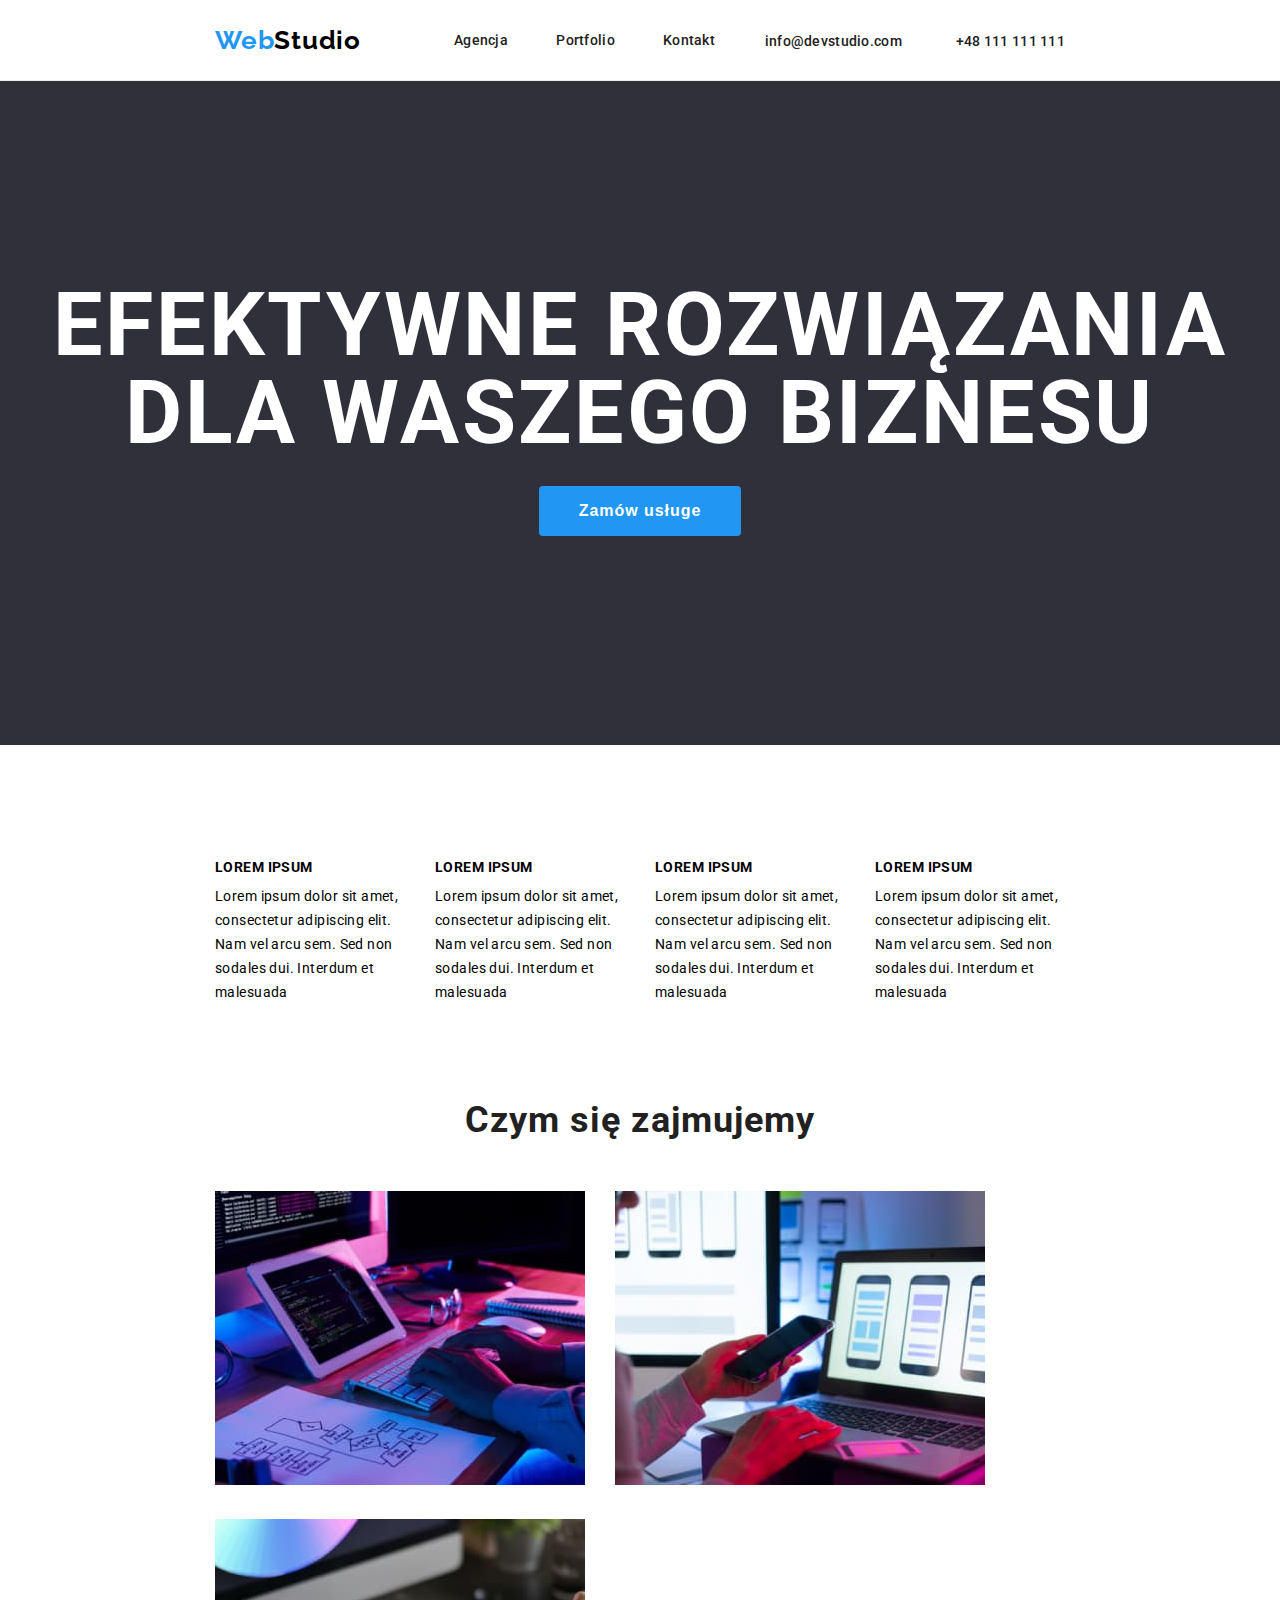
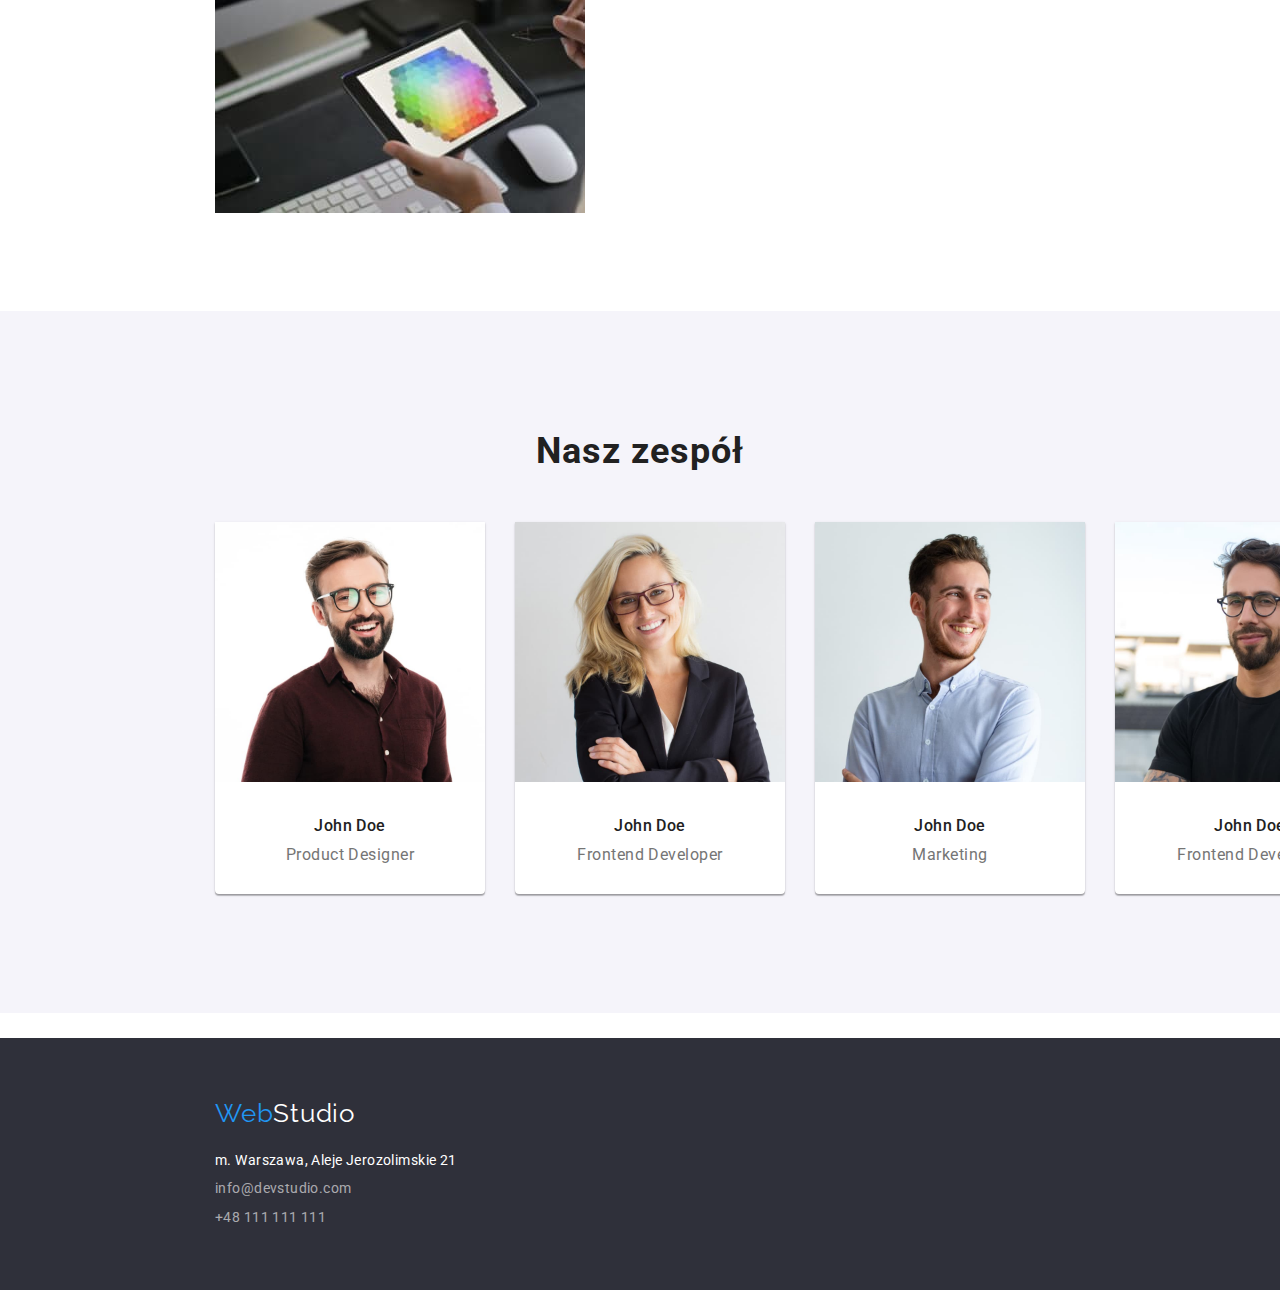
<file: index.html>
<!DOCTYPE html>
<html lang="pl">
  <head>
    <meta charset="UTF-8" />
    <meta http-equiv="X-UA-Compatible" content="IE=edge" />
    <meta name="viewport" content="width=device-width, initial-scale=1.0" />
    <title>WebStudio</title>
    <link rel="preconnect" href="https://fonts.googleapis.com" />
    <link rel="preconnect" href="https://fonts.gstatic.com" crossorigin />
    <link
      href="https://fonts.googleapis.com/css2?family=Montserrat:ital,wght@0,700;1,400&family=Raleway:wght@700&family=Roboto:wght@400;500;700;900&display=swap"
      rel="stylesheet"
    />
    <link
      rel="stylesheet"
      href="https://cdnjs.cloudflare.com/ajax/libs/modern-normalize/1.1.0/modern-normalize.min.css"
      integrity="sha512-wpPYUAdjBVSE4KJnH1VR1HeZfpl1ub8YT/NKx4PuQ5NmX2tKuGu6U/JRp5y+Y8XG2tV+wKQpNHVUX03MfMFn9Q=="
      crossorigin="anonymous"
      referrerpolicy="no-referrer"
    />
    <link rel="stylesheet" href="css/style.css" />
  </head>
  <body>
    <nav class="top-background">
      <section class="wrapper site-bar">
        <div class="site-nav">
          <h2 class="logo"><span class="blue">Web</span>Studio</h2>
          <div class="nav-main">
            <a class="header-nav" href="index.html">Agencja</a>
            <a class="header-nav" href="portfolio.html">Portfolio</a>
            <a class="header-nav" href="portfolio.html">Kontakt</a>
          </div>
        </div>
        <div>
          <a class="header-nav" href="mailto:info@devstudio.com">info@devstudio.com</a>
          <a class="header-nav gap-between" href="tel:+48111111111">+48 111 111 111</a>
        </div>
      </section>
    </nav>
    <main>
      <section class="billboard">
        <div>
          <h1>EFEKTYWNE ROZWIĄZANIA<br />DLA WASZEGO BIZNESU</h1>
          <button class="order-service" type="button">Zamów usługe</button>
        </div>
      </section>
      <article class="wrapper space">
        <ul class="article-flex">
          <li>
            <div>
              <h3 class="article-title">LOREM IPSUM</h3>
              <p class="article">
                Lorem ipsum dolor sit amet, consectetur adipiscing elit. Nam vel arcu sem. Sed non
                sodales dui. Interdum et malesuada
              </p>
            </div>
          </li>
          <li>
            <div>
              <h3 class="article-title">LOREM IPSUM</h3>
              <p class="article">
                Lorem ipsum dolor sit amet, consectetur adipiscing elit. Nam vel arcu sem. Sed non
                sodales dui. Interdum et malesuada
              </p>
            </div>
          </li>
          <li>
            <div>
              <h3 class="article-title">LOREM IPSUM</h3>
              <p class="article">
                Lorem ipsum dolor sit amet, consectetur adipiscing elit. Nam vel arcu sem. Sed non
                sodales dui. Interdum et malesuada
              </p>
            </div>
          </li>
          <li>
            <div>
              <h3 class="article-title">LOREM IPSUM</h3>
              <p class="article">
                Lorem ipsum dolor sit amet, consectetur adipiscing elit. Nam vel arcu sem. Sed non
                sodales dui. Interdum et malesuada
              </p>
            </div>
          </li>
        </ul>
      </article>
      <section class="wrapper space">
        <h2 class="header-title">Czym się zajmujemy</h2>
        <ul class="flex-wrap">
          <li>
            <img src="images/service/computer.jpg" alt="Ktoś pisze na kompuetrze" width="370" />
          </li>
          <li>
            <img
              src="images/service/mobile.jpg"
              alt="Ktoś konfiguruje telefon komórkowy"
              width="370"
            />
          </li>
          <li>
            <img
              src="images/service/tablet.jpg"
              alt="Ktoś wybiera kolor z palety na tablecie"
              width="370"
            />
          </li>
        </ul>
      </section>
      <section class="team-background">
        <div class="wrapper">
          <h2 class="header-title">Nasz zespół</h2>
          <div>
            <ul class="team-flex">
              <li>
                <figure>
                  <img
                    src="images/team/productDesigner.jpg"
                    width="270"
                    alt="Mężczyzna z brodą, w okularach i brązowej koszuli"
                  />
                  <figcaption>
                    <b class="team-person">John Doe</b>
                    <p class="team-position">Product Designer</p>
                  </figcaption>
                </figure>
              </li>
              <li>
                <figure>
                  <img
                    src="images/team/frontendDeveloper.jpg"
                    width="270"
                    alt="Kobieta, bolndynka, w okularach i marynarce"
                  />
                  <figcaption>
                    <b class="team-person">John Doe</b>
                    <p class="team-position">Frontend Developer</p>
                  </figcaption>
                </figure>
              </li>
              <li>
                <figure>
                  <img
                    src="images/team/marketing.jpg"
                    width="270"
                    alt="Mężczyzna w jasnej koszuli z zarostem"
                  />
                  <figcaption>
                    <b class="team-person">John Doe</b>
                    <p class="team-position">Marketing</p>
                  </figcaption>
                </figure>
              </li>
              <li>
                <figure>
                  <img
                    src="images/team/secoundFrontendDeveloper.jpg"
                    width="270"
                    alt="Mężczyzna z brodą, w okularach i czarnej koszulce"
                  />
                  <figcaption>
                    <b class="team-person">John Doe</b>
                    <p class="team-position">Frontend Developer</p>
                  </figcaption>
                </figure>
              </li>
            </ul>
          </div>
        </div>
      </section>
    </main>
    <footer class="footer-background">
      <div class="footer wrapper">
        <p class="logo margin20"><span class="blue">Web</span><span class="white">Studio</span></p>
        <address class="address">
          <p>m. Warszawa, Aleje Jerozolimskie 21</p>
          <a class="address color-gradient" href="mailto:info@devstudio.com">
            info@devstudio.com
          </a>
          <a class="address color-gradient" href="tel:+48111111111">+48 111 111 111</a>
        </address>
      </div>
    </footer>
  </body>
</html>
</file>
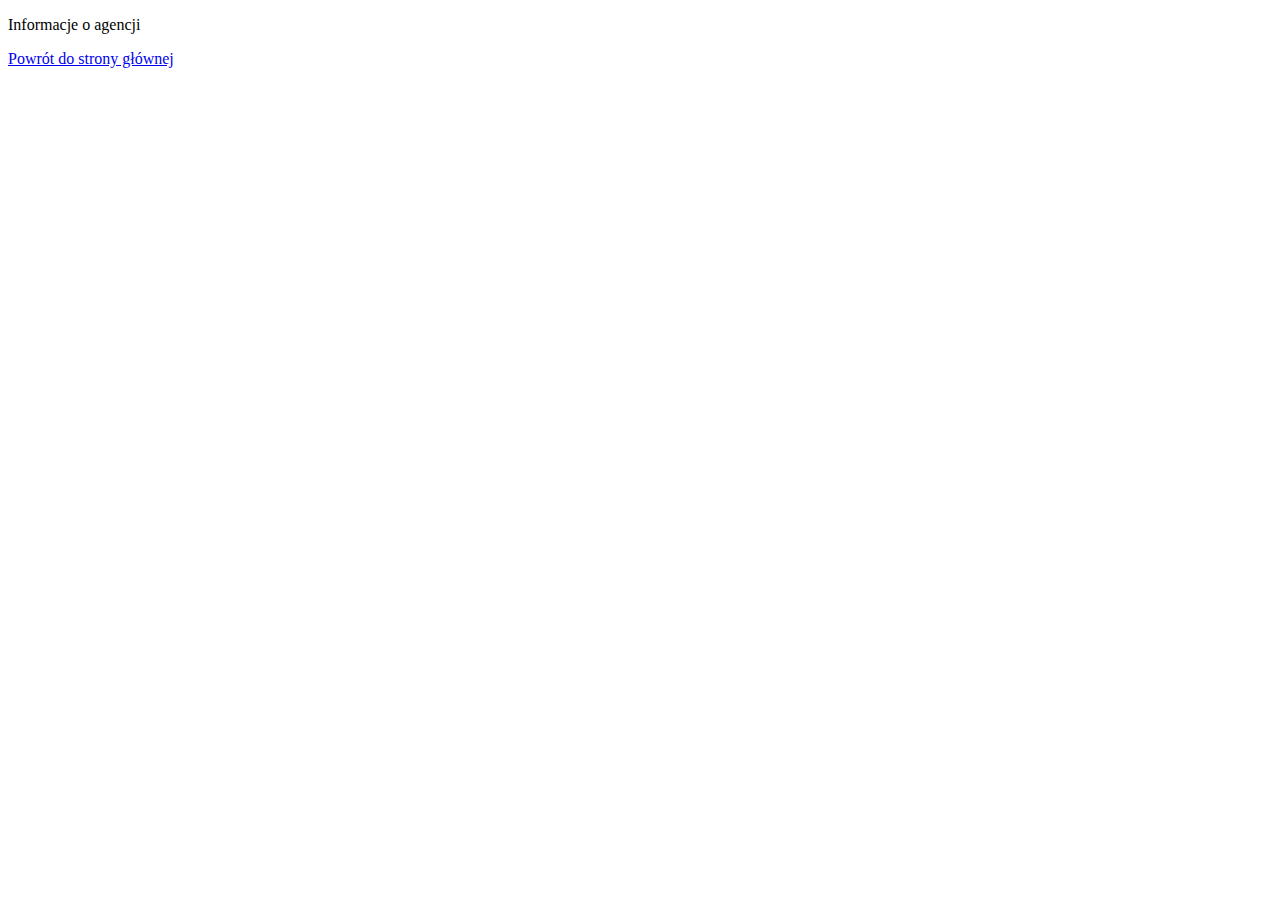
<file: agencja.html>
<!DOCTYPE html>
<html lang="pl">
  <head>
    <meta charset="UTF-8" />
    <meta http-equiv="X-UA-Compatible" content="IE=edge" />
    <meta name="viewport" content="width=device-width, initial-scale=1.0" />
    <title>Agencja</title>
  </head>
  <body>
    <p>Informacje o agencji</p>
    <a href="index.html">Powrót do strony głównej</a>
  </body>
</html>
</file>
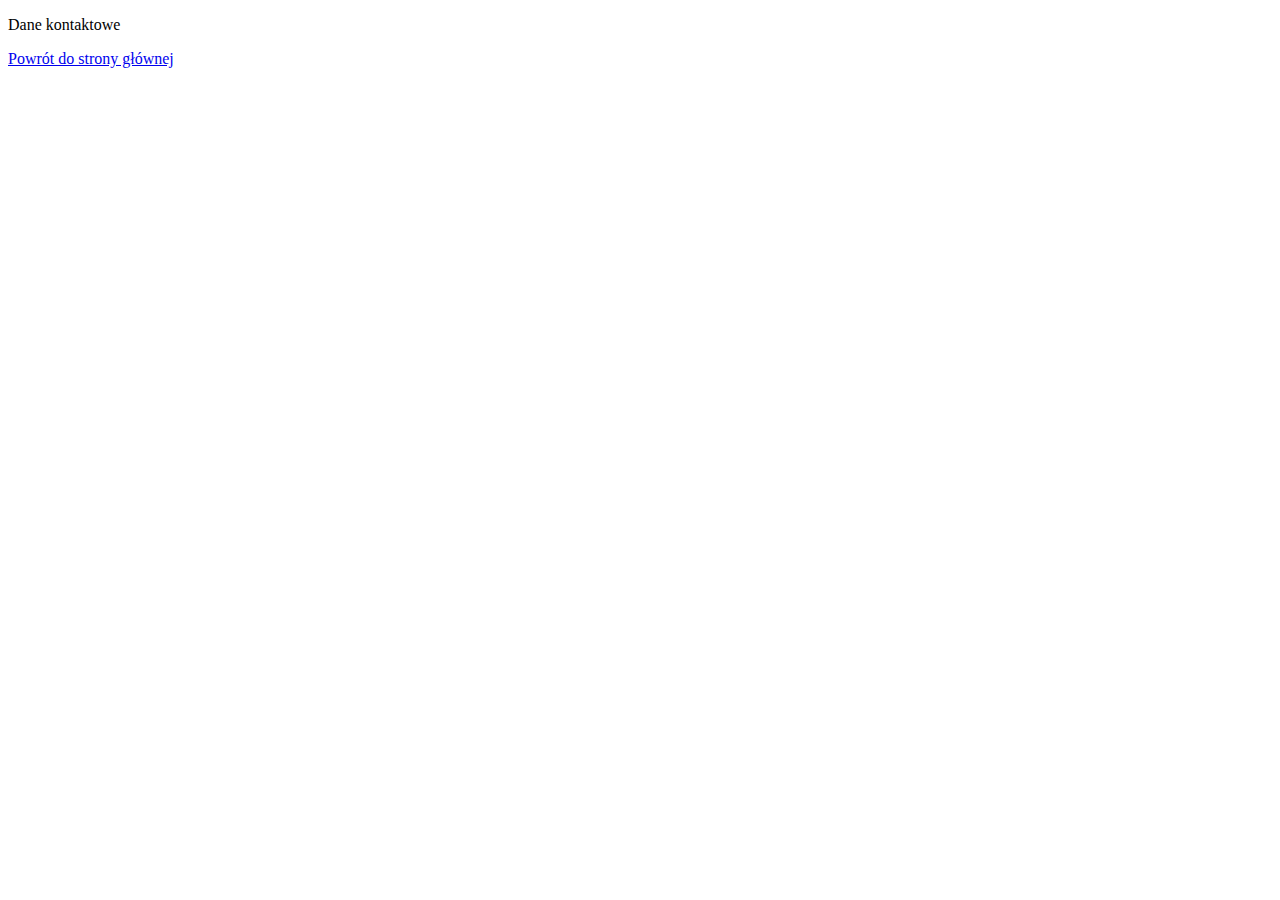
<file: kontakt.html>
<!DOCTYPE html>
<html lang="pl">
  <head>
    <meta charset="UTF-8" />
    <meta http-equiv="X-UA-Compatible" content="IE=edge" />
    <meta name="viewport" content="width=device-width, initial-scale=1.0" />
    <title>Kontakt</title>
  </head>
  <body>
    <p>Dane kontaktowe</p>
    <a href="index.html">Powrót do strony głównej</a>
  </body>
</html>
</file>
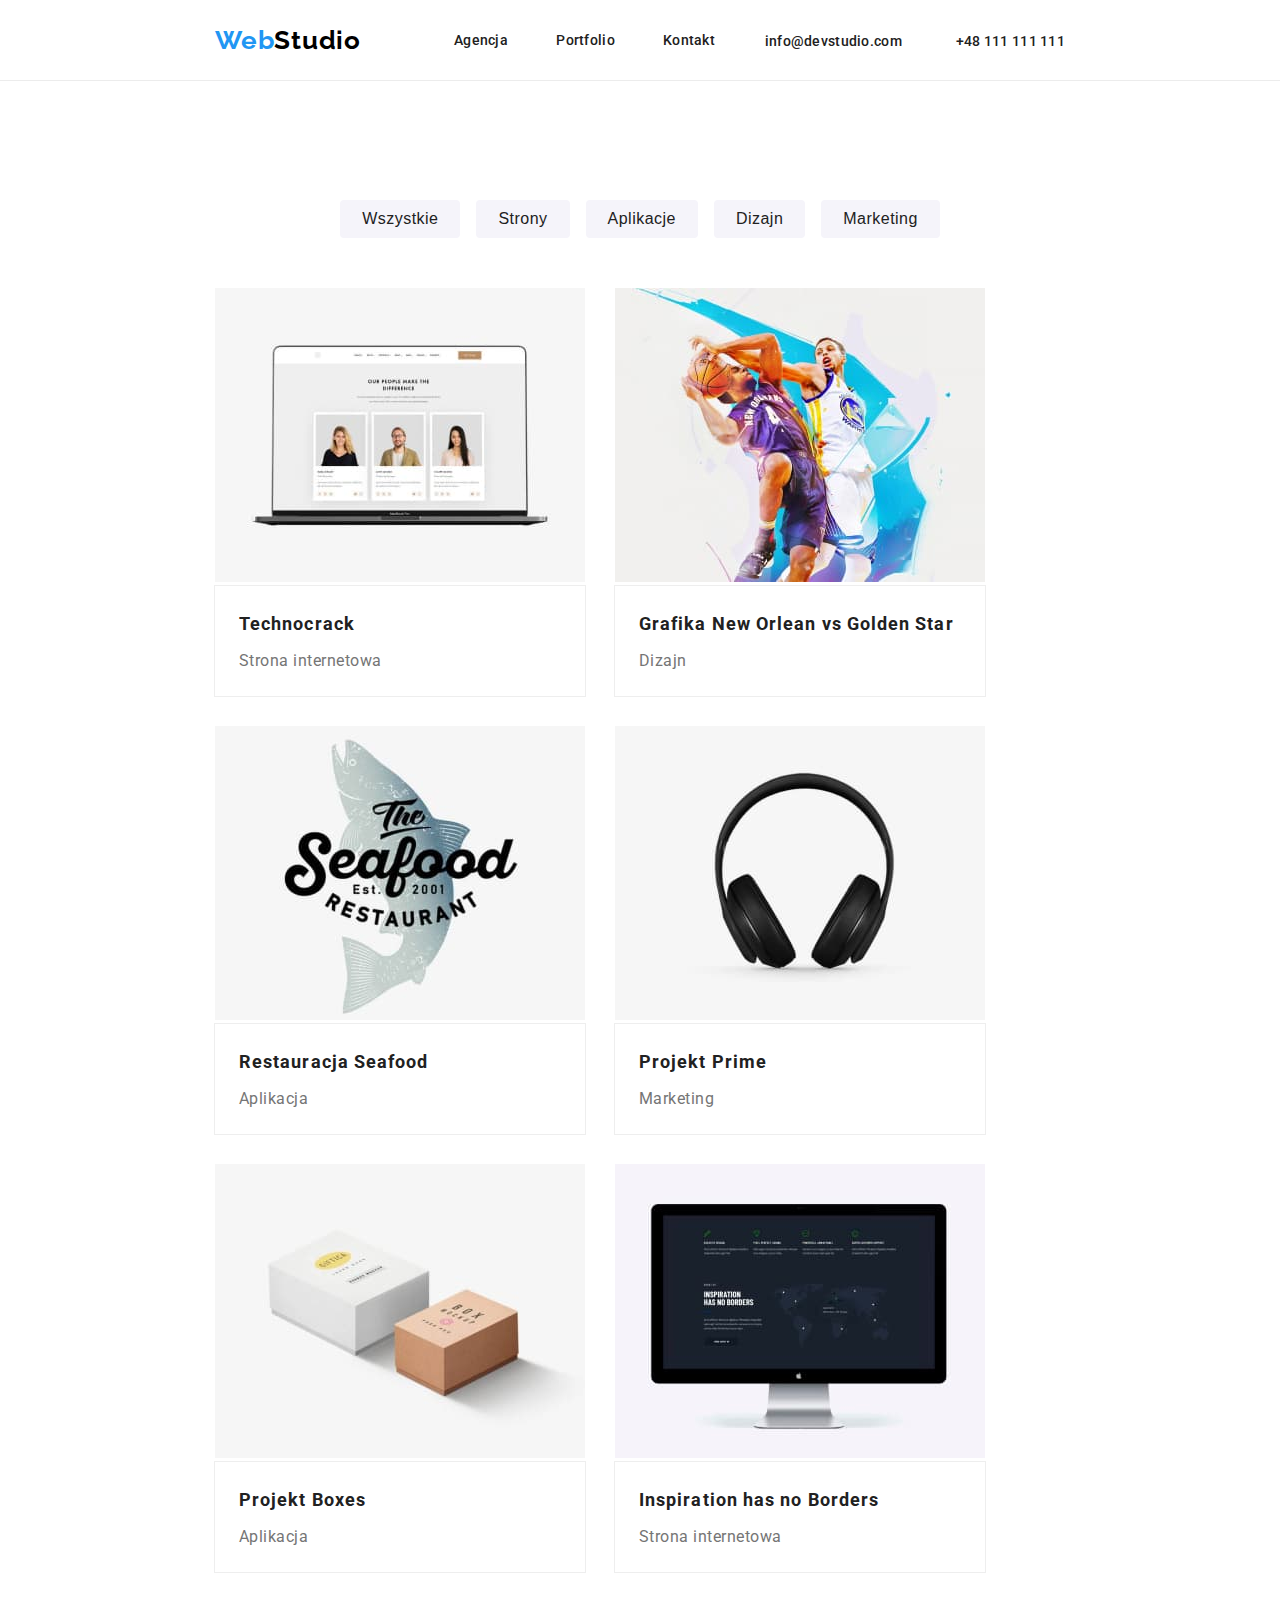
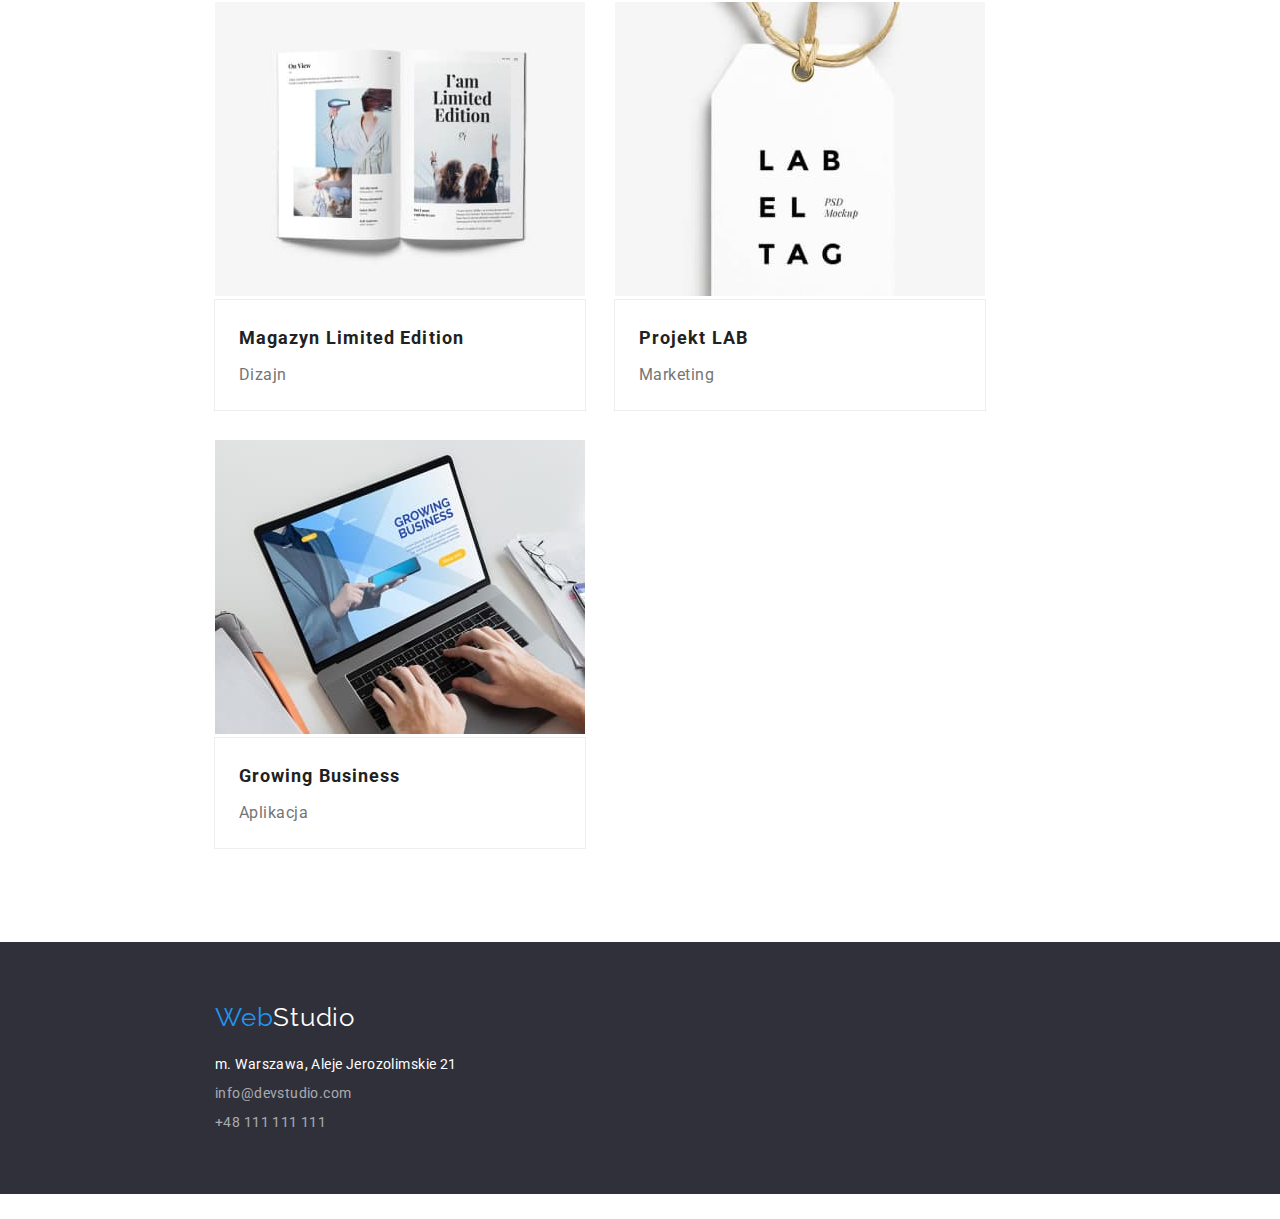
<file: portfolio.html>
<!DOCTYPE html>
<html lang="pl">
  <head>
    <meta charset="UTF-8" />
    <meta http-equiv="X-UA-Compatible" content="IE=edge" />
    <meta name="viewport" content="width=device-width, initial-scale=1.0" />
    <title>Portfolio</title>
    <link rel="preconnect" href="https://fonts.googleapis.com" />
    <link rel="preconnect" href="https://fonts.gstatic.com" crossorigin />
    <link
      href="https://fonts.googleapis.com/css2?family=Montserrat:ital,wght@0,700;1,400&family=Raleway:wght@700&family=Roboto:wght@400;500;700;900&display=swap"
      rel="stylesheet"
    />
    <link
      rel="stylesheet"
      href="https://cdnjs.cloudflare.com/ajax/libs/modern-normalize/1.1.0/modern-normalize.min.css"
      integrity="sha512-wpPYUAdjBVSE4KJnH1VR1HeZfpl1ub8YT/NKx4PuQ5NmX2tKuGu6U/JRp5y+Y8XG2tV+wKQpNHVUX03MfMFn9Q=="
      crossorigin="anonymous"
      referrerpolicy="no-referrer"
    />
    <link rel="stylesheet" href="css/style.css" />
  </head>
  <body>
    <nav class="top-background">
      <section class="wrapper site-bar">
        <div class="site-nav">
          <h2 class="logo"><span class="blue">Web</span>Studio</h2>
          <div class="nav-main">
            <a class="header-nav" href="index.html">Agencja</a>
            <a class="header-nav" href="portfolio.html">Portfolio</a>
            <a class="header-nav" href="portfolio.html">Kontakt</a>
          </div>
        </div>
        <div>
          <a class="header-nav" href="mailto:info@devstudio.com">info@devstudio.com</a>
          <a class="header-nav gap-between" href="tel:+48111111111">+48 111 111 111</a>
        </div>
      </section>
    </nav>
    <main class="wrapper">
      <header class="portfolio-buttons">
        <button class="buttons" type="button">Wszystkie</button>
        <button class="buttons" type="button">Strony</button>
        <button class="buttons" type="button">Aplikacje</button>
        <button class="buttons" type="button">Dizajn</button>
        <button class="buttons" type="button">Marketing</button>
      </header>
      <section class="space">
        <ul class="flex-wrap">
          <li>
            <figure>
              <img
                src="./images/portfolio/technocrack.jpg"
                alt="Otwarty laptop z widocznym menu strony przedstawiającej 3 osoby"
                width="370"
              />
              <figcaption>
                <p class="proj-description">Technocrack</p>
                <p class="proj-type">Strona internetowa</p>
              </figcaption>
            </figure>
          </li>
          <li>
            <figure>
              <img
                src="./images/portfolio/basketballPlayers.jpg"
                alt="Dwóch zawodników gra w poszykówkę"
                width="370"
              />
              <figcaption>
                <p class="proj-description">Grafika New Orlean vs Golden Star</p>
                <p class="proj-type">Dizajn</p>
              </figcaption>
            </figure>
          </li>
          <li>
            <figure>
              <img
                src="./images/portfolio/seaFood.jpg"
                alt="Logo restauracji z owocami morza"
                width="370"
              />
              <figcaption>
                <p class="proj-description">Restauracja Seafood</p>
                <p class="proj-type">Aplikacja</p>
              </figcaption>
            </figure>
          </li>
          <li>
            <figure>
              <img src="./images/portfolio/headphones.jpg" alt="słuchawki" width="370" />
              <figcaption>
                <p class="proj-description">Projekt Prime</p>
                <p class="proj-type">Marketing</p>
              </figcaption>
            </figure>
          </li>
          <li>
            <figure>
              <img src="./images/portfolio/boxes.jpg" alt="Dwa pudełka" width="370" />
              <figcaption>
                <p class="proj-description">Projekt Boxes</p>
                <p class="proj-type">Aplikacja</p>
              </figcaption>
            </figure>
          </li>
          <li>
            <figure>
              <img
                src="./images/portfolio/display.jpg"
                alt="Monitor komputeraz z widocznym menu strony"
                width="370"
              />
              <figcaption>
                <p class="proj-description">Inspiration has no Borders</p>
                <p class="proj-type">Strona internetowa</p>
              </figcaption>
            </figure>
          </li>
          <li>
            <figure>
              <img
                src="./images/portfolio/magazine.jpg"
                alt="Otwarty artykuł w magazynie"
                width="370"
              />
              <figcaption>
                <p class="proj-description">Magazyn Limited Edition</p>
                <p class="proj-type">Dizajn</p>
              </figcaption>
            </figure>
          </li>
          <li>
            <figure>
              <img
                src="./images/portfolio/label.jpg"
                alt="Etykieta z napisem LAB EL TAG"
                width="370"
              />
              <figcaption>
                <p class="proj-description">Projekt LAB</p>
                <p class="proj-type">Marketing</p>
              </figcaption>
            </figure>
          </li>
          <li>
            <figure>
              <img
                src="./images/portfolio/laptop.jpg"
                alt="Otwarty laptop na stronie internetowej Growing Buisness"
                width="370"
              />
              <figcaption>
                <p class="proj-description">Growing Business</p>
                <p class="proj-type">Aplikacja</p>
              </figcaption>
            </figure>
          </li>
        </ul>
      </section>
    </main>
    <footer class="footer-background">
      <div class="footer wrapper">
        <p class="logo margin20"><span class="blue">Web</span><span class="white">Studio</span></p>
        <address class="address">
          <p>m. Warszawa, Aleje Jerozolimskie 21</p>
          <a class="address color-gradient" href="mailto:info@devstudio.com">
            info@devstudio.com
          </a>
          <a class="address color-gradient" href="tel:+48111111111">+48 111 111 111</a>
        </address>
      </div>
    </footer>
  </body>
</html>
</file>
<file: css/style.css>
/* GENERAL */

:root {
  --brand-blue: rgb(33, 150, 243);
  --brand-black: rgb(33, 33, 33);
  --brand-grey: rgb(117, 117, 117);
}
body {
  font-family: "Roboto", sans-serif;
}

ul {
  list-style: none;
}

a {
  text-decoration: none;
}

* {
  margin: 0;
  padding: 0;
}

.wrapper {
  max-width: 1600px;
  margin: 25px auto;
  padding: 0 215px;
}

/*LOGO*/
.logo {
  font-family: Raleway;
  font-size: 1.625rem;
  color: rgb(0, 0, 0);
  line-height: 1.17;
  letter-spacing: 0.03em;
  margin-right: 93px;
}
.blue {
  color: var(--brand-blue);
}
.white {
  color: rgb(255, 255, 255);
}
/* END LOGO*/

/* NAVIGATION BAR */
.top-background {
  border-bottom: 1px solid rgb(236, 236, 236);
}

.header-nav {
  font-size: 0.875rem;
  font-weight: 500;
  line-height: 1.17;
  color: var(--brand-black);
  letter-spacing: 0.02em;
  text-decoration: none;
}

.site-bar {
  display: flex;
  align-items: center;
  justify-content: space-between;
}

.site-nav {
  display: flex;
  align-items: center;
}

.nav-main {
  width: 261px;
  display: flex;
  justify-content: space-between;
}

.gap-between {
  margin-left: 50px;
}

/* SEMI CLASSES-> ACTION*/
.header-nav:hover,
.header-nav:focus,
.address:hover,
.address:focus {
  color: var(--brand-blue);
}

/* END NAVIGATION BAR */

/* NAVIGATION BUTTONS IN PORTFOLIO */

.portfolio-buttons {
  justify-content: center;
  display: inline-flex;
  width: 100%;
  margin: 94px 0 50px 0;
}

.buttons {
  background-color: rgb(245, 244, 250);
  color: var(--brand-black);
  font-size: 1rem;
  font-weight: 500;
  line-height: 1.63;
  letter-spacing: 0.03em;
  border: none;
  border-radius: 4px;
  margin: 0 8px;
  padding: 6px 22px;
}
.buttons:hover,
.buttons:focus {
  background-color: var(--brand-blue);
  color: rgb(255, 255, 255);
  cursor: pointer;
}

/* END NAVIGATION BUTTONS IN PORTFOLIO */

/* PORTFOLIO PROJECT - PHOTOS */

.flex-wrap {
  display: flex;
  flex-wrap: wrap;
  gap: 30px;
  margin: 0 auto;
  padding: 0;
  justify-content: flex-start;
  width: 100%;
}

.flex-wrap figcaption {
  outline: 1px solid #eeeeee;
  padding: 20px 24px 20px 24px;
}

.proj-description {
  font-size: 1.125rem;
  font-weight: 700;
  line-height: 36px;
  letter-spacing: 0.06em;
  color: var(--brand-black);
  margin: 0 0 4px 0;
}

.proj-type {
  font-size: 1rem;
  font-weight: 400;
  line-height: 30px;
  letter-spacing: 0.03em;
  color: var(--brand-grey);
  margin: 4px 0 0 0;
}
/* END PORTFOLIO PROJECT - PHOTOS */

/*INDEX HTML - WEB STUDIO*/

/* BUTTON "Zamów usługe"*/
.order-service {
  background-color: var(--brand-blue);
  color: rgb(255, 255, 255);
  font-size: 1rem;
  font-weight: 700;
  line-height: 1.875;
  letter-spacing: 0.06em;
  border: none;
  border-radius: 4px;
  padding: 10px 40px;
}

.order-service:hover,
.order-service:focus {
  background-color: rgb(245, 244, 250);
  color: var(--brand-black);
  cursor: pointer;
}

/* END BUTTON "Zamów usługe" */

.billboard {
  background-color: #2f303a;
  font-family: Roboto;
  font-size: 2.75rem;
  font-weight: 900;
  line-height: 5.5rem;
  letter-spacing: 0.06em;
  text-align: center;
  color: rgb(255, 255, 255);
  max-width: 100%;
  padding: 200px 0;
}

.header-title {
  font-size: 2.25rem;
  font-weight: 700;
  line-height: 1.167;
  letter-spacing: 0.03em;
  color: var(--brand-black);
  text-align: center;
  margin: 0 0 50px 0;
}

/* CLASSES FOR ARTICLE LOREM */
.article-flex {
  display: flex;
  gap: 30px;
}

.article-header {
  font-size: 0.875rem;
  font-weight: 700;
  line-height: 1.14;
  letter-spacing: 0.03em;
}

.article {
  font-size: 0.875rem;
  font-weight: 400;
  line-height: 1.71;
  letter-spacing: 0.03em;
  text-align: left;
}

.article-title {
  font-size: 0.875rem;
  font-weight: 700;
  line-height: 1rem;
  letter-spacing: 0.03em;
  text-align: left;
  margin: 89px 0 10px 0;
}

/* END CLASSES FOR ARTICLE LOREM */

/* CLASSES FOR TEAM */

.team-flex {
  display: flex;
  gap: 30px;
  justify-content: flex-start;
  width: 100%;
}

.team-flex figure {
  padding: 0 0 30px 0;
  background-color: rgb(255, 255, 255);
  box-shadow: 0px 1px 3px rgba(0, 0, 0, 0.12), 0px 1px 1px rgba(0, 0, 0, 0.14),
    0px 2px 1px rgba(0, 0, 0, 0.2);
  border-radius: 0px 0px 4px 4px;
}

.team-person {
  font-size: 1rem;
  font-weight: 500;
  line-height: 1.1875;
  letter-spacing: 0.03em;
  text-align: center;
  display: block;
  color: var(--brand-black);
  margin: 30px 0 10px 0;
}

.team-position {
  font-size: 1rem;
  font-weight: 400;
  line-height: 1.1875;
  letter-spacing: 0.03em;
  color: var(--brand-grey);
  text-align: center;
  margin: 10px 0 0 0;
}

.team-background {
  background-color: rgb(245, 244, 250);
  width: 100%;
  padding: 94px 0 94px 0;
}

.space {
  margin-bottom: 94px;
}

/*END INDEX HTML - WEB STUDIO*/

/* FOOTER DESCRIPTION */

.footer {
  padding: 60px 0 60px 215px;
}

.margin20 {
  margin-bottom: 20px;
}

.footer-background {
  background-color: rgb(47, 48, 58);
}

.address {
  font-style: normal;
  font-weight: 400;
  font-size: 0.875rem;
  line-height: 1.71;
  color: rgb(255, 255, 255);
  letter-spacing: 0.03em;
  text-decoration: none;
  max-height: 81px;
  display: flex;
  flex-direction: column;
  margin: 0;
  padding: 0;
  gap: 5px;
}

.color-gradient {
  color: rgba(255, 255, 255, 0.6);
}
/* END FOOTER DESCRIPTION */
</file>
